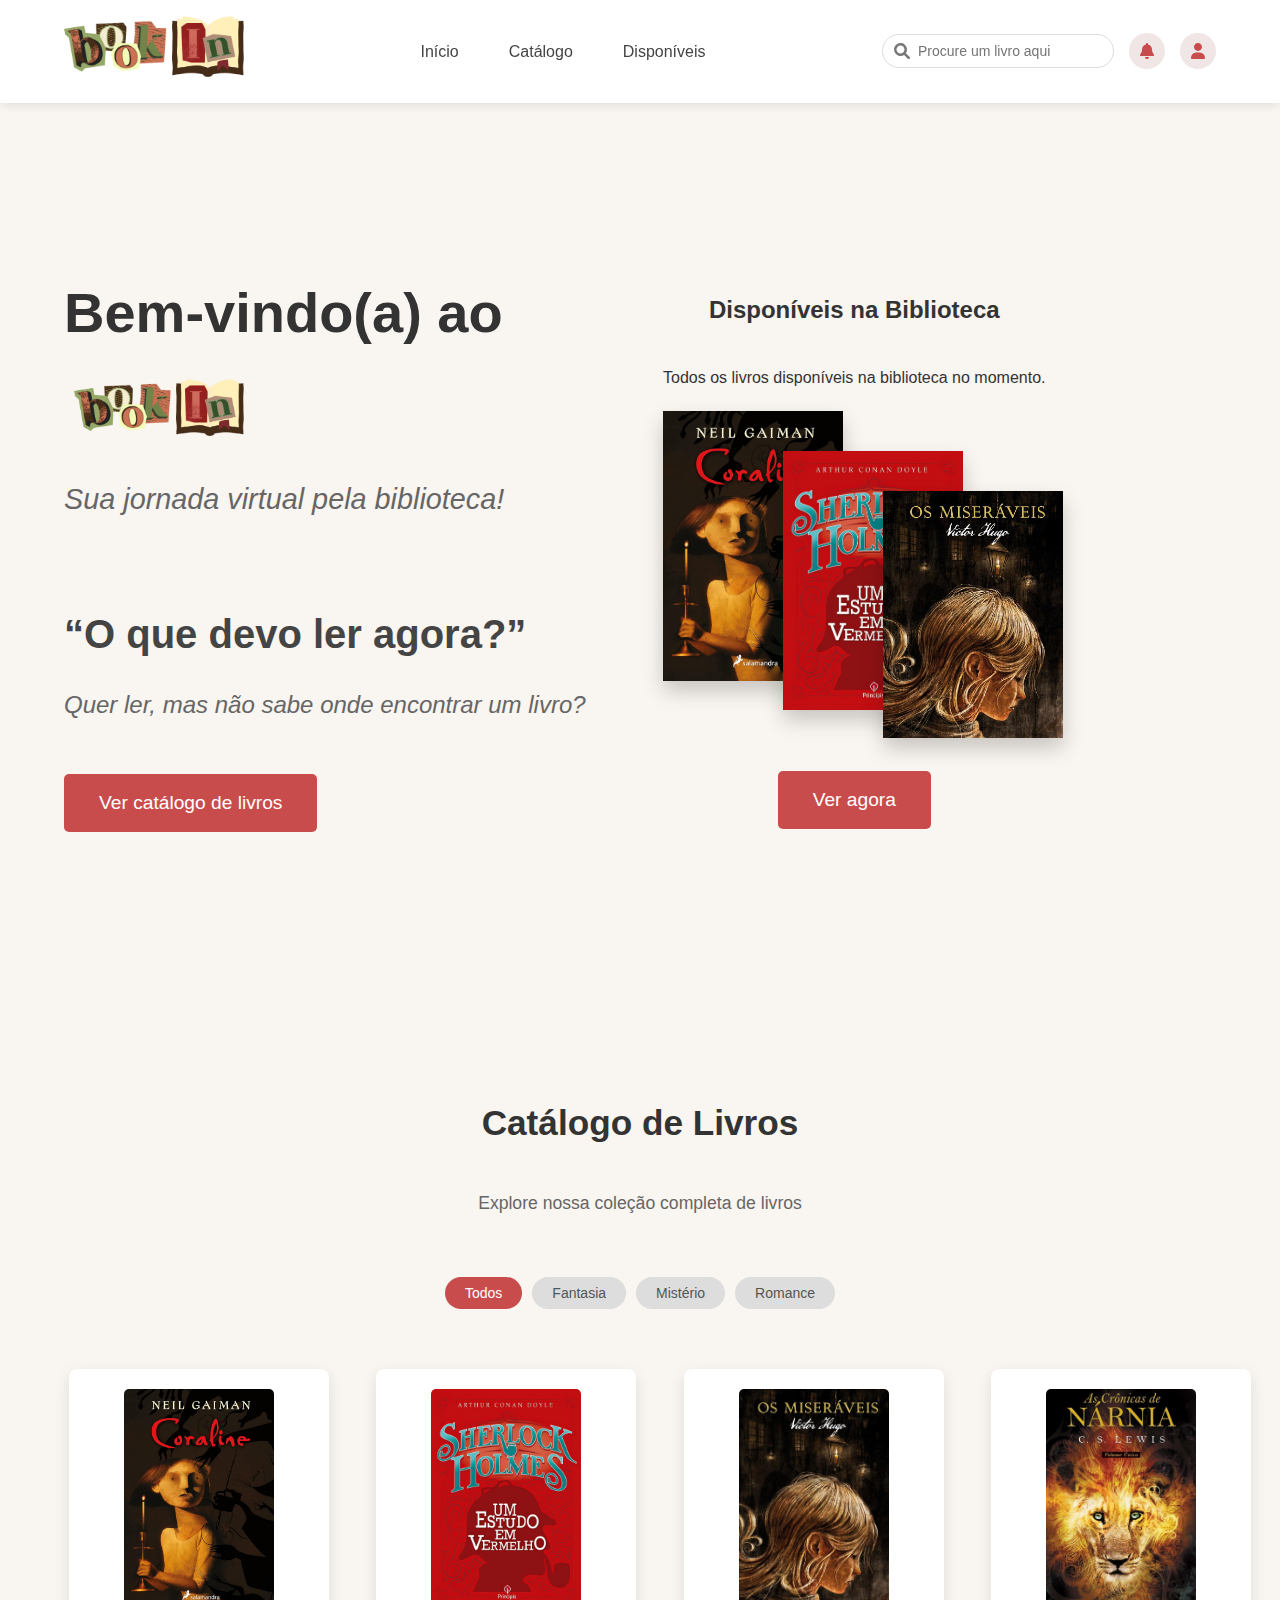
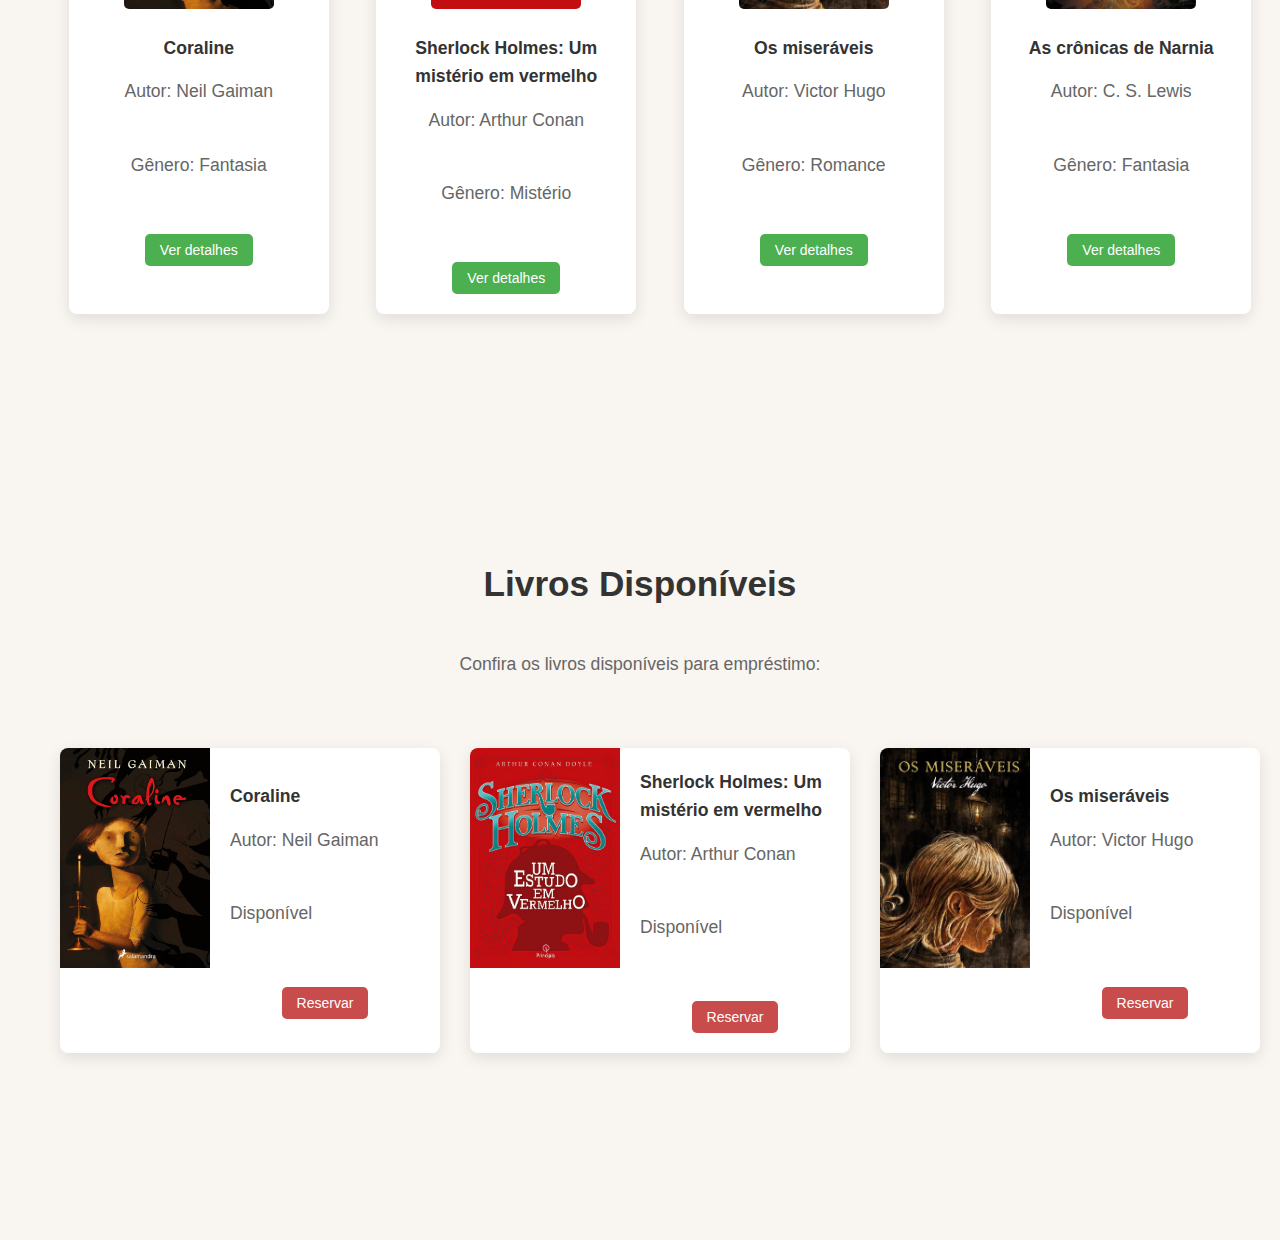
<file: index.html>
<!DOCTYPE html>
<html lang="pt-br">
<head>
    <meta charset="UTF-8">
    <meta name="viewport" content="width=device-width, initial-scale=1.0, maximum-scale=1.0, user-scalable=no">
    <title>Book In - Aluno</title>
    <link rel="stylesheet" href="style.css">
    <link rel="stylesheet" href="https://cdnjs.cloudflare.com/ajax/libs/font-awesome/6.0.0-beta3/css/all.min.css">
</head>
<body>
    <header>
        <div class="logo"><img src="Book In.png" alt="Logo" id="logo"></div>
        <div class="nav-container">
            <nav>
                <ul>
                    <li><a href="#home" class="nav-link">Início</a></li>
                    <li><a href="#catalogo" class="nav-link">Catálogo</a></li>
                    <li><a href="#disponiveis" class="nav-link">Disponíveis</a></li>
                </ul>
            </nav>
        </div>
        <div class="search-profile">
            <div class="search-container">
                <input type="text" class="search-bar" placeholder="Procure um livro aqui">
                <i class="fas fa-search search-icon"></i>
            </div>
            <div class="icon"><i class="fas fa-bell"></i></div> 
            <div class="icon profile-icon"><i class="fas fa-user"></i></div>
        </div>
    </header>

    <main id="home">
        <section class="left">
            <div class="welcome-container">
                <h1>Bem-vindo(a) ao <img src="Book In.png" alt="Logo" id="logo2"></h1>
                <p class="subtitle"><em>Sua jornada virtual pela biblioteca!</em></p>
            </div>
            <div id="cat">
                <h2>“O que devo ler agora?”</h2>
                <p class="description"><em>Quer ler, mas não sabe onde encontrar um livro?</em></p>
                <button onclick="scrollToSection('catalogo')">Ver catálogo de livros</button>
            </div>
        </section>
        <section class="right">
            <div class="right-content">
                <h2>Disponíveis na Biblioteca</h2>
                <p>Todos os livros disponíveis na biblioteca no momento.</p>
                <div class="book-container">
                    <img src="livroo.jpg" alt="Livro 1" class="book book1">
                    <img src="livro2.jpg" alt="Livro 2" class="book book2">
                    <img src="livro3.jpg" alt="Livro 3" class="book book3">
                </div>
                <button id="dsp" onclick="scrollToSection('disponiveis')">Ver agora</button>
            </div>
        </section>
    </main>

    <section id="catalogo" class="section">
        <div class="section-content">
            <h2>Catálogo de Livros</h2>
            <p>Explore nossa coleção completa de livros</p>
            <div class="genre-tabs">
                <button class="genre-tab active" data-filter="all">Todos</button>
                <button class="genre-tab" data-filter="fantasia">Fantasia</button>
                <button class="genre-tab" data-filter="misterio">Mistério</button>
                <button class="genre-tab" data-filter="romance">Romance</button>
            </div>
            
            <div class="books-grid">
                <div class="catalog-book" data-genre="fantasia">
                    <img src="livroo.jpg" alt="Livro 1">
                    <h3>Coraline</h3>
                    <p class="author">Autor: Neil Gaiman</p>
                    <p class="genre">Gênero: Fantasia</p>
                    <button class="details-btn" onclick="openBookDetailsPage(
                        'Coraline',
                        'Neil Gaiman',
                        'Desconhecido',
                        'Coraline é um livro de fantasia sombria que conta a história de uma jovem garota que encontra uma versão bizarra e ligeiramente melhorada de sua vida através de uma porta secreta em sua nova casa. Mas as aparências enganam.',
                        'Disponível',
                        'livroo.jpg'
                    )">Ver detalhes</button>
                </div>

                <div class="catalog-book" data-genre="misterio">
                    <img src="livro2.jpg" alt="Livro 2">
                    <h3>Sherlock Holmes: Um mistério em vermelho</h3>
                    <p class="author">Autor: Arthur Conan</p>
                    <p class="genre">Gênero: Mistério</p>
                    <button class="details-btn" onclick="openBookDetailsPage(
                        'Sherlock Holmes: Um mistério em vermelho',
                        'Arthur Conan Doyle',
                        'Desconhecido',
                        'Um estudo em vermelho é o primeiro romance de Sherlock Holmes, apresentando o famoso detetive particular e seu fiel companheiro, Dr. Watson, enquanto investigam um misterioso assassinato em Londres.',
                        'Disponível',
                        'livro2.jpg'
                    )">Ver detalhes</button>
                </div>

                <div class="catalog-book" data-genre="romance">
                    <img src="livro3.jpg" alt="Livro 3">
                    <h3>Os miseráveis</h3>
                    <p class="author">Autor: Victor Hugo</p>
                    <p class="genre">Gênero: Romance</p>
                    <button class="details-btn" onclick="openBookDetailsPage(
                        'Os miseráveis',
                        'Victor Hugo',
                        'Desconhecido',
                        'Os Miseráveis é um romance histórico que narra a vida de Jean Valjean, um ex-condenado que busca redenção em meio à pobreza e injustiça social na França do século XIX.',
                        'Disponível',
                        'livro3.jpg'
                    )">Ver detalhes</button>
                </div>
                
                <div class="catalog-book" data-genre="fantasia">
                    <img src="livro4.jpg" alt="Livro 4">
                    <h3>As crônicas de Narnia</h3>
                    <p class="author">Autor: C. S. Lewis</p>
                    <p class="genre">Gênero: Fantasia</p>
                    <button class="details-btn" onclick="openBookDetailsPage(
                        'As crônicas de Narnia',
                        'C. S. Lewis',
                        'Desconhecido',
                        'As Crônicas de Nárnia é uma série de sete livros de fantasia que narra as aventuras de crianças que descobrem um mundo mágico habitado por criaturas falantes e liderado pelo leão Aslan.',
                        'Disponível',
                        'livro4.jpg'
                    )">Ver detalhes</button>
                </div>
            </div>
        </div>
    </section>

    <section id="disponiveis" class="section">
        <div class="section-content">
            <h2>Livros Disponíveis</h2>
            <p>Confira os livros disponíveis para empréstimo:</p>
            
            <div class="available-books">
                <div class="available-book">
                    <img src="livroo.jpg" alt="Livro 1">
                    <div class="book-info">
                        <h3>Coraline</h3>
                        <p class="author">Autor: Neil Gaiman</p>
                        <p class="status available">Disponível</p>
                        <button class="borrow-btn" onclick="goToReservationPage(
                            'Coraline',
                            'Neil Gaiman',
                            'livroo.jpg'
                        )">Reservar</button>
                    </div>
                </div>
                
                <div class="available-book">
                    <img src="livro2.jpg" alt="Livro 2">
                    <div class="book-info">
                        <h3>Sherlock Holmes: Um mistério em vermelho</h3>
                        <p class="author">Autor: Arthur Conan</p>
                        <p class="status available">Disponível</p>
                        <button class="borrow-btn" onclick="goToReservationPage(
                            'Sherlock Holmes: Um mistério em vermelho',
                            'Arthur Conan Doyle',
                            'livro2.jpg'
                        )">Reservar</button>
                    </div>
                </div>
                
                <div class="available-book">
                    <img src="livro3.jpg" alt="Livro 3">
                    <div class="book-info">
                        <h3>Os miseráveis</h3>
                        <p class="author">Autor: Victor Hugo</p>
                        <p class="status available">Disponível</p>
                        <button class="borrow-btn" onclick="goToReservationPage(
                            'Os miseráveis',
                            'Victor Hugo',
                            'livro3.jpg'
                        )">Reservar</button>
                    </div>
                </div>
            </div>
        </div>
    </section>

    <script>
        function scrollToSection(id) {
            const element = document.getElementById(id);
            if (element) {
                element.scrollIntoView({ behavior: 'smooth' });
            } else {
                console.warn(`Elemento com ID '${id}' não encontrado para rolagem.`);
            }
        }

        function filterBooks(genre) {
            const genreTabs = document.querySelectorAll('.genre-tab');
            genreTabs.forEach(tab => {
                if (tab.textContent.toLowerCase() === genre || (genre === 'all' && tab.textContent.toLowerCase() === 'todos')) {
                    tab.classList.add('active');
                } else {
                    tab.classList.remove('active');
                }
            });

            const books = document.querySelectorAll('.catalog-book');
            books.forEach(book => {
                if (genre === 'all' || book.dataset.genre === genre) {
                    book.style.display = 'block';
                } else {
                    book.style.display = 'none';
                }
            });
        }

        function openBookDetailsPage(title, author, year, description, availability, cover) {
            const params = new URLSearchParams();
            params.append('title', title);
            params.append('author', author);
            params.append('year', year);
            params.append('description', description);
            params.append('availability', availability);
            params.append('cover', cover); 

            window.location.href = `detalhes.html?${params.toString()}`;
        }

        function goToReservationPage(title, author, cover) {
            const params = new URLSearchParams();
            params.append('title', title);
            params.append('author', author);
            params.append('cover', cover);
            window.location.href = `reserva.html?${params.toString()}`;
        }

        document.addEventListener('DOMContentLoaded', () => {
            const genreTabs = document.querySelectorAll('.genre-tab');
            genreTabs.forEach(tab => {
                tab.addEventListener('click', () => {
                    const filter = tab.dataset.filter;
                    filterBooks(filter);
                });
            });
        });
    </script>
</body>
</html>
</file>
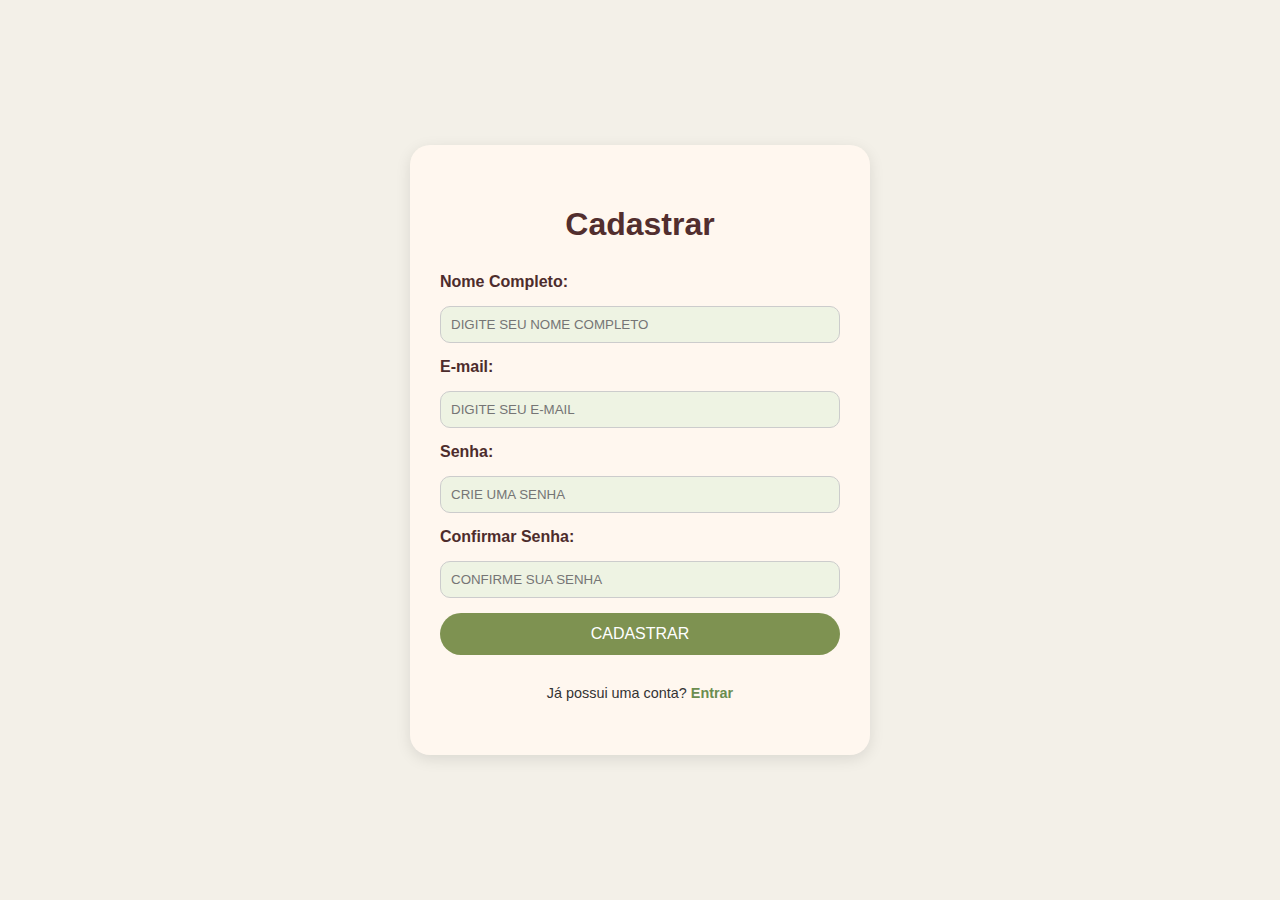
<file: cadastro.html>
<!DOCTYPE html>
<html lang="pt-br">
<head>
  <meta charset="UTF-8" />
  <meta name="viewport" content="width=device-width, initial-scale=1.0" />
  <title>Cadastro - Book In</title>
  <link rel="stylesheet" href="cadastro.css" />
</head>
<body>
  <div class="container">
    <div class="form-box">
      <h1>Cadastrar</h1>
      <form id="form-cadastro">
        <label for="nome">Nome Completo:</label>
        <input type="text" id="nome" name="nome" placeholder="DIGITE SEU NOME COMPLETO" required />

        <label for="email">E-mail:</label>
        <input type="email" id="email" name="email" placeholder="DIGITE SEU E-MAIL" required />

        <label for="senha">Senha:</label>
        <input type="password" id="senha" name="senha" placeholder="CRIE UMA SENHA" required />

        <label for="confirmar">Confirmar Senha:</label>
        <input type="password" id="confirmar" name="confirmar" placeholder="CONFIRME SUA SENHA" required />

        <button type="submit">CADASTRAR</button>
        <p>Já possui uma conta? <a href="login.html">Entrar</a></p>
      </form>
    </div>
  </div>

  <script src="cadastro.js"></script>
</body>
</html>
</file>
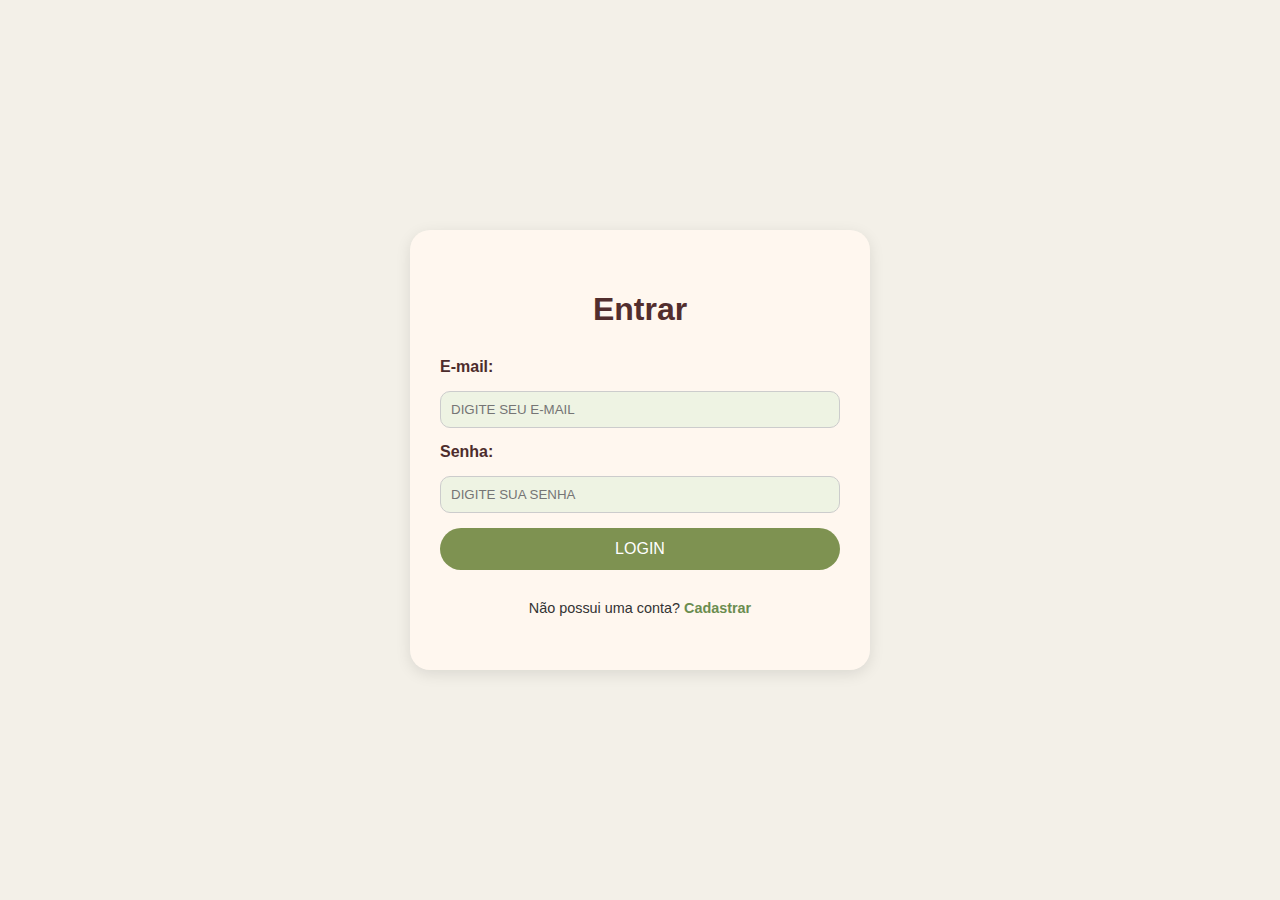
<file: login.html>
<!DOCTYPE html>
<html lang="pt-br">
<head>
  <meta charset="UTF-8" />
  <meta name="viewport" content="width=device-width, initial-scale=1.0" />
  <title>Login - Book In</title>
  <link rel="stylesheet" href="login.css" />
</head>
<body>
  <div class="container">
    <div class="form-box">
      <h1>Entrar</h1>
      <form action="login.php" method="POST">
        <label for="email">E-mail:</label>
        <input type="email" name="email" id="email" placeholder="DIGITE SEU E-MAIL" required />

        <label for="senha">Senha:</label>
        <input type="password" name="senha" id="senha" placeholder="DIGITE SUA SENHA" required />

        <button type="submit">LOGIN</button>
        <p>Não possui uma conta? <a href="cadastro.html">Cadastrar</a></p>
      </form>
    </div>
  </div>
</body>
</html>
</file>
<file: style.css>
/* Estilos gerais */
body {
    font-family: 'Segoe UI', Tahoma, Geneva, Verdana, sans-serif;
    margin: 0;
    padding: 0;
    background-color: #f9f5f0;
    color: #333;
    line-height: 1.6;
}

html {
    scroll-behavior: smooth;
}

/* Header */
header {
    display: flex;
    justify-content: space-between;
    align-items: center;
    padding: 15px 5%;
    position: fixed;
    top: 0;
    width: 90%;
    background-color: #fff;
    box-shadow: 0 2px 10px rgba(0, 0, 0, 0.1);
    z-index: 1000;
}

.logo {
    font-size: 24px;
    font-weight: bold;
}

#logo {
    width: 150px;
    height: auto;
    transition: all 0.3s;
}

.nav-container {
    flex: 1;
    display: flex;
    justify-content: center;
}

nav ul {
    list-style: none;
    display: flex;
    gap: 30px;
    margin: 0;
    padding: 0;
}

nav ul li {
    display: inline;
}

nav ul li a {
    text-decoration: none;
    color: #444;
    font-weight: 500;
    font-size: 16px;
    transition: all 0.3s ease;
    padding: 5px 10px;
    border-radius: 4px;
}

nav ul li a:hover {
    color: #c94c4c;
    background-color: #f0e6e6;
}

.search-profile {
    display: flex;
    align-items: center;
    gap: 15px;
}

.search-container {
    position: relative;
}

.search-bar {
    border: 1px solid #ddd;
    border-radius: 25px;
    padding: 8px 15px 8px 35px;
    width: 180px;
    font-size: 14px;
    transition: all 0.3s;
}

.search-bar:focus {
    outline: none;
    border-color: #c94c4c;
    width: 220px;
}

.search-icon {
    position: absolute;
    left: 12px;
    top: 50%;
    transform: translateY(-50%);
    color: #777;
}

.icon {
    width: 36px;
    height: 36px;
    border-radius: 50%;
    background-color: #f0e6e6;
    display: flex;
    align-items: center;
    justify-content: center;
    color: #c94c4c;
    cursor: pointer;
    transition: all 0.3s;
}

.icon:hover {
    background-color: #c94c4c;
    color: white;
}

/* Main content */
main {
    display: flex;
    justify-content: space-between;
    padding: 40px 5% 40px;
    margin-top: 60px;
    min-height: 100vh;
}

.left {
    width: 48%;
    display: flex;
    flex-direction: column;
    justify-content: center;
}

.right {
    width: 48%;
    display: flex;
    align-items: center;
}

.right-content {
    display: flex;
    flex-direction: column;
    align-items: center;
    text-align: center;
}

.right-content h2, 
.right-content p {
    margin-bottom: 20px;
}

#logo2 {
    width: 170px;
    vertical-align: middle;
    margin-left: 10px;
}

.welcome-container h1 {
    font-size: 3rem;
    color: #333;
    margin-bottom: 20px;
    margin-top: 0;
}

.subtitle {
    font-size: 1.5rem;
    color: #666;
    font-style: italic;
    margin-bottom: 40px;
}

#cat h2 {
    font-size: 2.2rem;
    color: #444;
    margin-top: 40px;
    margin-bottom: 20px;
}

.description {
    font-size: 1.3rem;
    color: #666;
    margin: 10px 0 30px;
}

button {
    padding: 15px 30px;
    border: none;
    background-color: #c94c4c;
    color: white;
    font-size: 1.1rem;
    cursor: pointer;
    border-radius: 5px;
    margin-top: 20px;
    transition: all 0.3s;
    font-weight: 500;
}

button:hover {
    background-color: #a83c3c;
    transform: translateY(-2px);
    box-shadow: 0 4px 8px rgba(0, 0, 0, 0.1);
}

#dsp {
    margin-top: 30px;
    margin-left: auto;
    margin-right: auto;
    display: block;
}

.book-container {
    position: relative;
    width: 100%;
    height: 300px;
    margin-bottom: 30px;
}

.book {
    position: absolute;
    width: 180px;
    transition: transform 0.3s;
    z-index: 1;
    box-shadow: 0 10px 20px rgba(0,0,0,0.2);
}

.book1 { top: 0; left: 0; }
.book2 { top: 40px; left: 120px; }
.book3 { top: 80px; left: 220px; }
.book:hover { transform: scale(1.1); }

/* Sections */
.section {
    width: 100%;
    min-height: 100vh;
    /*padding: 100px 5% 60px;*/
    display: flex;
    align-items: center;
    justify-content: center;
    background-color: #f9f5f0;
}

.section-content {
    width: 100%;
    max-width: 1200px;
    display: flex;
    flex-direction: column;
    align-items: center;
}

.section h2 {
    font-size: 2.2rem;
    color: #333;
    margin-bottom: 20px;
    text-align: center;
}

.section p {
    font-size: 1.1rem;
    color: #666;
    text-align: center;
    margin-bottom: 40px;
}

/* Genre tabs */
.genre-tabs {
    display: flex;
    justify-content: center;
    gap: 10px;
    margin-bottom: 30px;
}

.genre-tab {
    padding: 8px 20px;
    border: none;
    background-color: #ddd;
    color: #555;
    font-size: 14px;
    cursor: pointer;
    border-radius: 20px;
    transition: all 0.3s;
}

.genre-tab.active, .genre-tab:hover {
    background-color: #c94c4c;
    color: white;
}

/* Books grid - Centralizado */
.books-grid {
    display: grid;
    grid-template-columns: repeat(auto-fill, minmax(220px, 1fr));
    gap: 30px;
    margin: 30px auto 0;
    width: 100%;
    max-width: 1200px;
    justify-items: center;
    padding: 0 20px;
}

.catalog-book {
    background: white;
    border-radius: 8px;
    overflow: hidden;
    box-shadow: 0 5px 15px rgba(0, 0, 0, 0.1);
    transition: all 0.3s;
    padding: 20px;
    text-align: center;
    display: flex;
    flex-direction: column;
    align-items: center;
    width: 100%;
    max-width: 220px;
}

.catalog-book:hover {
    transform: translateY(-5px);
    box-shadow: 0 10px 25px rgba(0, 0, 0, 0.15);
}

.catalog-book img {
    width: 150px;
    height: 220px;
    object-fit: cover;
    border-radius: 5px;
    margin-bottom: 15px;
}

.catalog-book h3 {
    font-size: 1.1rem;
    margin: 10px 0;
    color: #333;
}

.author, .genre {
    font-size: 0.9rem;
    color: #666;
    margin: 5px 0;
}

.details-btn {
    padding: 8px 15px;
    margin-top: 15px;
    background-color: #4CAF50;
    font-size: 14px;
}

.details-btn:hover {
    background-color: #3e8e41;
}

/* Available books - Centralizado */
.available-books {
    display: grid;
    grid-template-columns: repeat(auto-fill, minmax(300px, 1fr));
    gap: 30px;
    margin: 30px auto 0;
    width: 100%;
    max-width: 1200px;
    justify-items: center;
    padding: 0 20px;
}

.available-book {
    display: flex;
    background: white;
    border-radius: 8px;
    overflow: hidden;
    box-shadow: 0 5px 15px rgba(0, 0, 0, 0.1);
    transition: all 0.3s;
    max-width: 500px;
    width: 100%;
}

.available-book:hover {
    transform: translateY(-5px);
    box-shadow: 0 10px 25px rgba(0, 0, 0, 0.15);
}

.available-book img {
    width: 150px;
    height: 220px;
    object-fit: cover;
}

.book-info {
    padding: 20px;
    flex: 1;
    display: flex;
    flex-direction: column;
    justify-content: center;
    align-items: flex-start;
    text-align: left;
}

.book-info h3 {
    font-size: 1.1rem;
    margin: 0 0 10px;
    color: #333;
}

.status {
    font-size: 0.9rem;
    font-weight: 500;
    margin: 5px 0 15px;
}

.available {
    color: #4CAF50;
}

.borrow-btn {
    padding: 8px 15px;
    background-color: #c94c4c;
    font-size: 14px;
    align-self: center;
}

.mobile-search-icon {
    display: none;
}

/* Responsividade */
@media (max-width: 768px) {
    header {
        flex-direction: row;
        flex-wrap: wrap;
        padding: 10px;
        justify-content: space-between;
        width: 100%;
    }
    
    .logo {
        order: 1;
        margin-bottom: 0;
    }
    
    .nav-container {
        order: 3;
        width: 100%;
        margin: 10px 0;
    }
    
    nav ul {
        gap: 15px;
        flex-wrap: wrap;
        justify-content: center;
    }
    
    .search-profile {
        order: 2;
        width: auto;
        margin-top: 0;
    }
    
    .search-bar {
        width: 120px;
    }
    
    .search-bar:focus {
        width: 150px;
    }
    
    main {
        flex-direction: column;
        padding: 100px 15px 40px;
    }
    
    .left, .right {
        width: 100%;
    }
    
    .left {
        margin-bottom: 40px;
    }
    
    .welcome-container h1 {
        font-size: 2rem;
        text-align: center;
    }
    
    .subtitle {
        font-size: 1.1rem;
        text-align: center;
    }
    
    #cat h2 {
        font-size: 1.5rem;
        text-align: center;
    }
    
    .description {
        font-size: 1rem;
        text-align: center;
    }
    
    button {
        margin-left: auto;
        margin-right: auto;
    }
    
    .book-container {
        height: auto;
        display: flex;
        flex-direction: column;
        align-items: center;
        gap: 20px;
    }
    
    .book {
        position: static !important;
        margin-bottom: 10px;
    }
    
    .books-grid, .available-books {
        grid-template-columns: 1fr;
        max-width: 400px;
    }
    
    .available-book {
        flex-direction: column;
        max-width: 250px;
    }
    
    .available-book img {
        width: 100%;
        height: auto;
        max-height: 300px;
    }
    
    .book-info {
        align-items: center;
        text-align: center;
    }
    
    .section {
        padding: 80px 15px 40px;
    }
    
    .section h2 {
        font-size: 1.8rem;
    }
    
    .section p {
        font-size: 1rem;
    }
}

@media (max-width: 480px) {
    .logo {
        flex: 1;
    }
    
    .search-profile {
        flex: 1;
        justify-content: flex-end;
    }
    
    .search-container {
        display: none;
        position: absolute;
        top: 100%;
        left: 0;
        width: 100%;
        padding: 10px;
        background: white;
        box-shadow: 0 5px 10px rgba(0,0,0,0.1);
        z-index: 1000;
    }
    
    .search-container .search-bar {
        width: calc(100% - 70px);
    }
    
    .mobile-search-icon {
        display: flex;
        margin-right: 10px;
    }
    
    nav ul {
        gap: 8px;
    }
    
    nav ul li a {
        font-size: 14px;
        padding: 5px 8px;
    }
    
    .welcome-container h1 {
        font-size: 1.8rem;
    }
    
    .welcome-container h1 img {
        width: 120px;
    }
    
    .books-grid, .available-books {
        max-width: 300px;
    }
}

@media (min-width: 1200px) {
    .welcome-container h1 {
        font-size: 3.5rem;
    }
    
    .subtitle {
        font-size: 1.8rem;
    }
    
    #cat h2 {
        font-size: 2.5rem;
    }
    
    .description {
        font-size: 1.5rem;
    }
    
    button {
        padding: 18px 35px;
        font-size: 1.2rem;
    }
    
    #logo {
        width: 180px;
    }
}
</file>
<file: cadastro.css>
body {
  margin: 0;
  font-family: Arial, sans-serif;
  background: #f3f0e8;
  display: flex;
  justify-content: center;
  align-items: center;
  height: 100vh;
}

.container {
  background: #fff7ef;
  border-radius: 20px;
  padding: 40px 30px;
  box-shadow: 0 4px 15px rgba(0, 0, 0, 0.1);
  width: 90%;
  max-width: 400px;
  text-align: center;
}

h1 {
  margin-bottom: 30px;
  color: #522e2e;
}

form {
  display: flex;
  flex-direction: column;
  gap: 15px;
}

label {
  font-weight: bold;
  color: #4d2c2c;
  text-align: left;
}

input {
  padding: 10px;
  border-radius: 10px;
  border: 1px solid #ccc;
  background: #eef3e3;
}

button {
  background-color: #7e9251;
  color: white;
  border: none;
  padding: 12px;
  font-size: 1em;
  border-radius: 25px;
  cursor: pointer;
  transition: background 0.3s ease;
}

button:hover {
  background-color: #5a733a;
}

p {
  font-size: 0.9em;
  color: #333;
}

a {
  color: #6b8d4f;
  text-decoration: none;
  font-weight: bold;
}

a:hover {
  text-decoration: underline;
}
</file>
<file: login.css>
body {
  margin: 0;
  font-family: Arial, sans-serif;
  background: #f3f0e8;
  display: flex;
  justify-content: center;
  align-items: center;
  height: 100vh;
}

.container {
  background: #fff7ef;
  border-radius: 20px;
  padding: 40px 30px;
  box-shadow: 0 4px 15px rgba(0, 0, 0, 0.1);
  width: 90%;
  max-width: 400px;
  text-align: center;
}

h1 {
  margin-bottom: 30px;
  color: #522e2e;
}

form {
  display: flex;
  flex-direction: column;
  gap: 15px;
}

label {
  font-weight: bold;
  color: #4d2c2c;
  text-align: left;
}

input {
  padding: 10px;
  border-radius: 10px;
  border: 1px solid #ccc;
  background: #eef3e3;
}

button {
  background-color: #7e9251;
  color: white;
  border: none;
  padding: 12px;
  font-size: 1em;
  border-radius: 25px;
  cursor: pointer;
  transition: background 0.3s ease;
}

button:hover {
  background-color: #5a733a;
}

p {
  font-size: 0.9em;
  color: #333;
}

a {
  color: #6b8d4f;
  text-decoration: none;
  font-weight: bold;
}

a:hover {
  text-decoration: underline;
}
</file>
